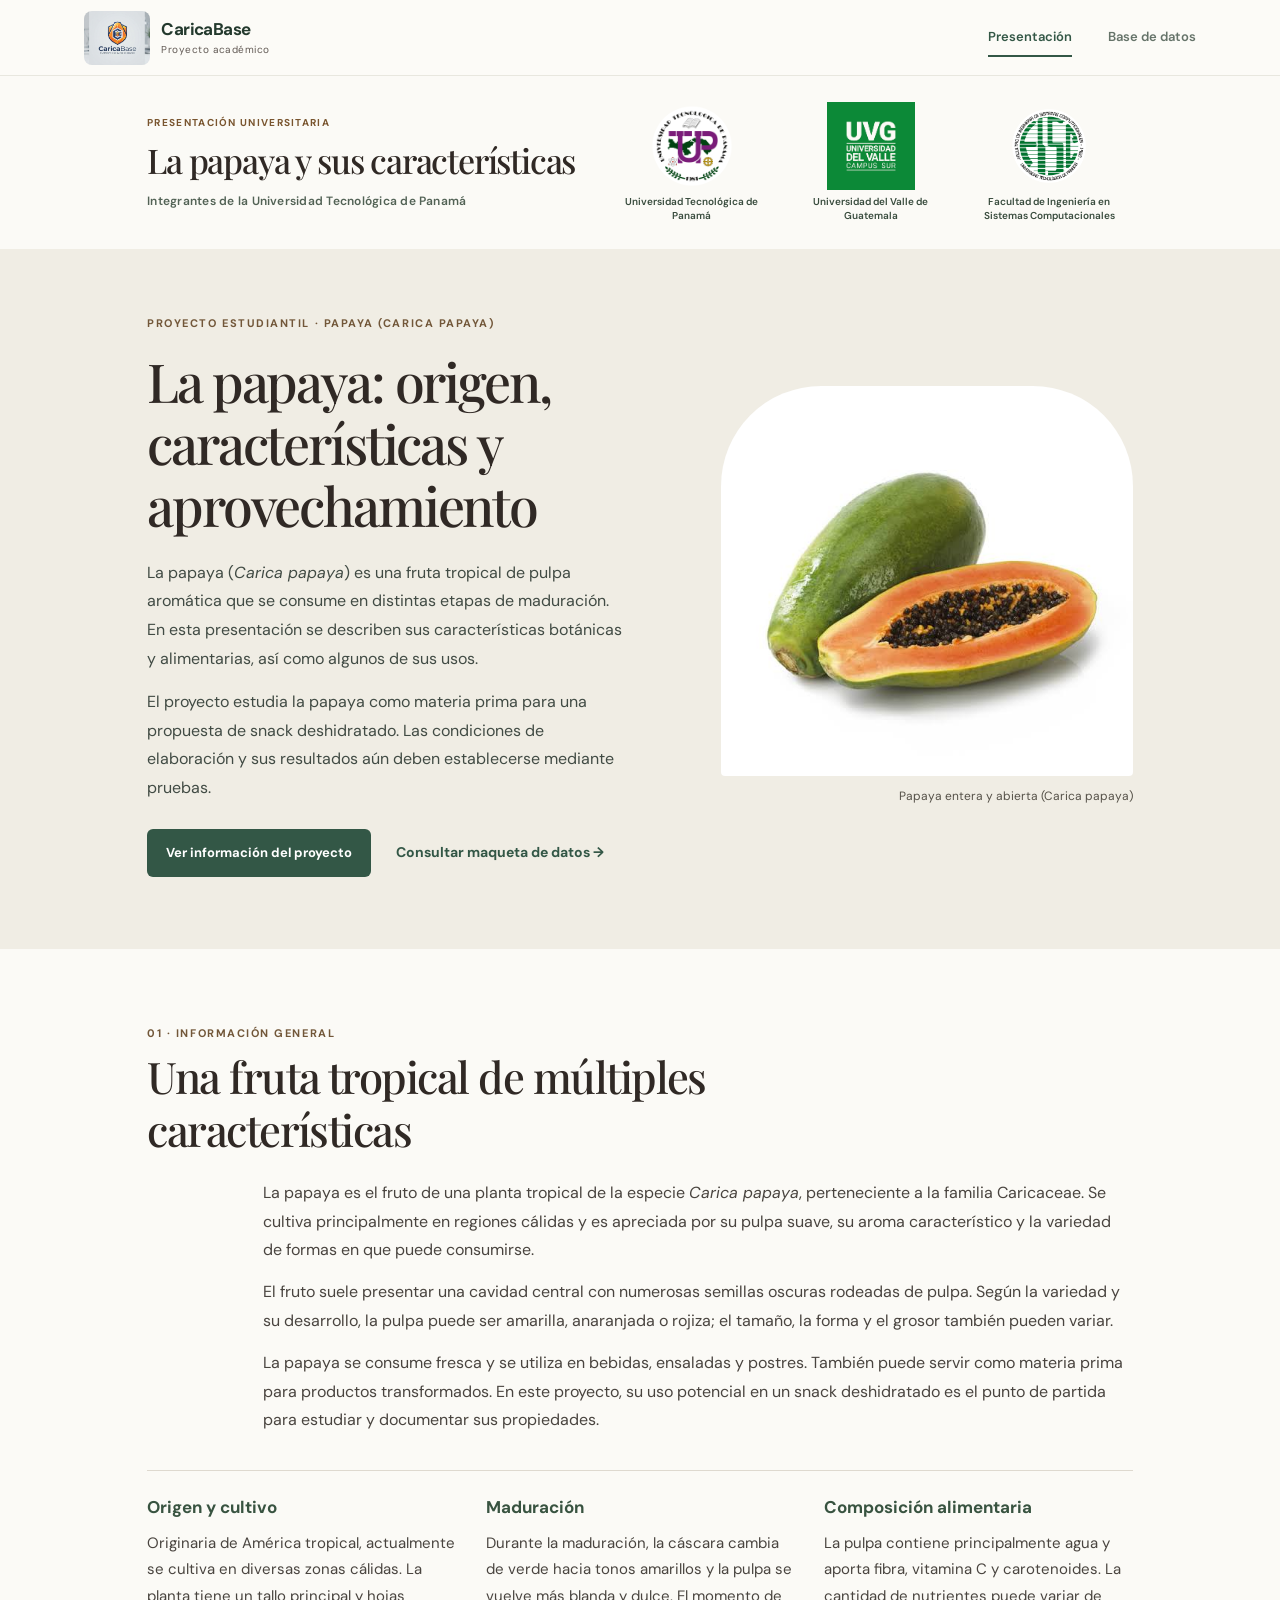
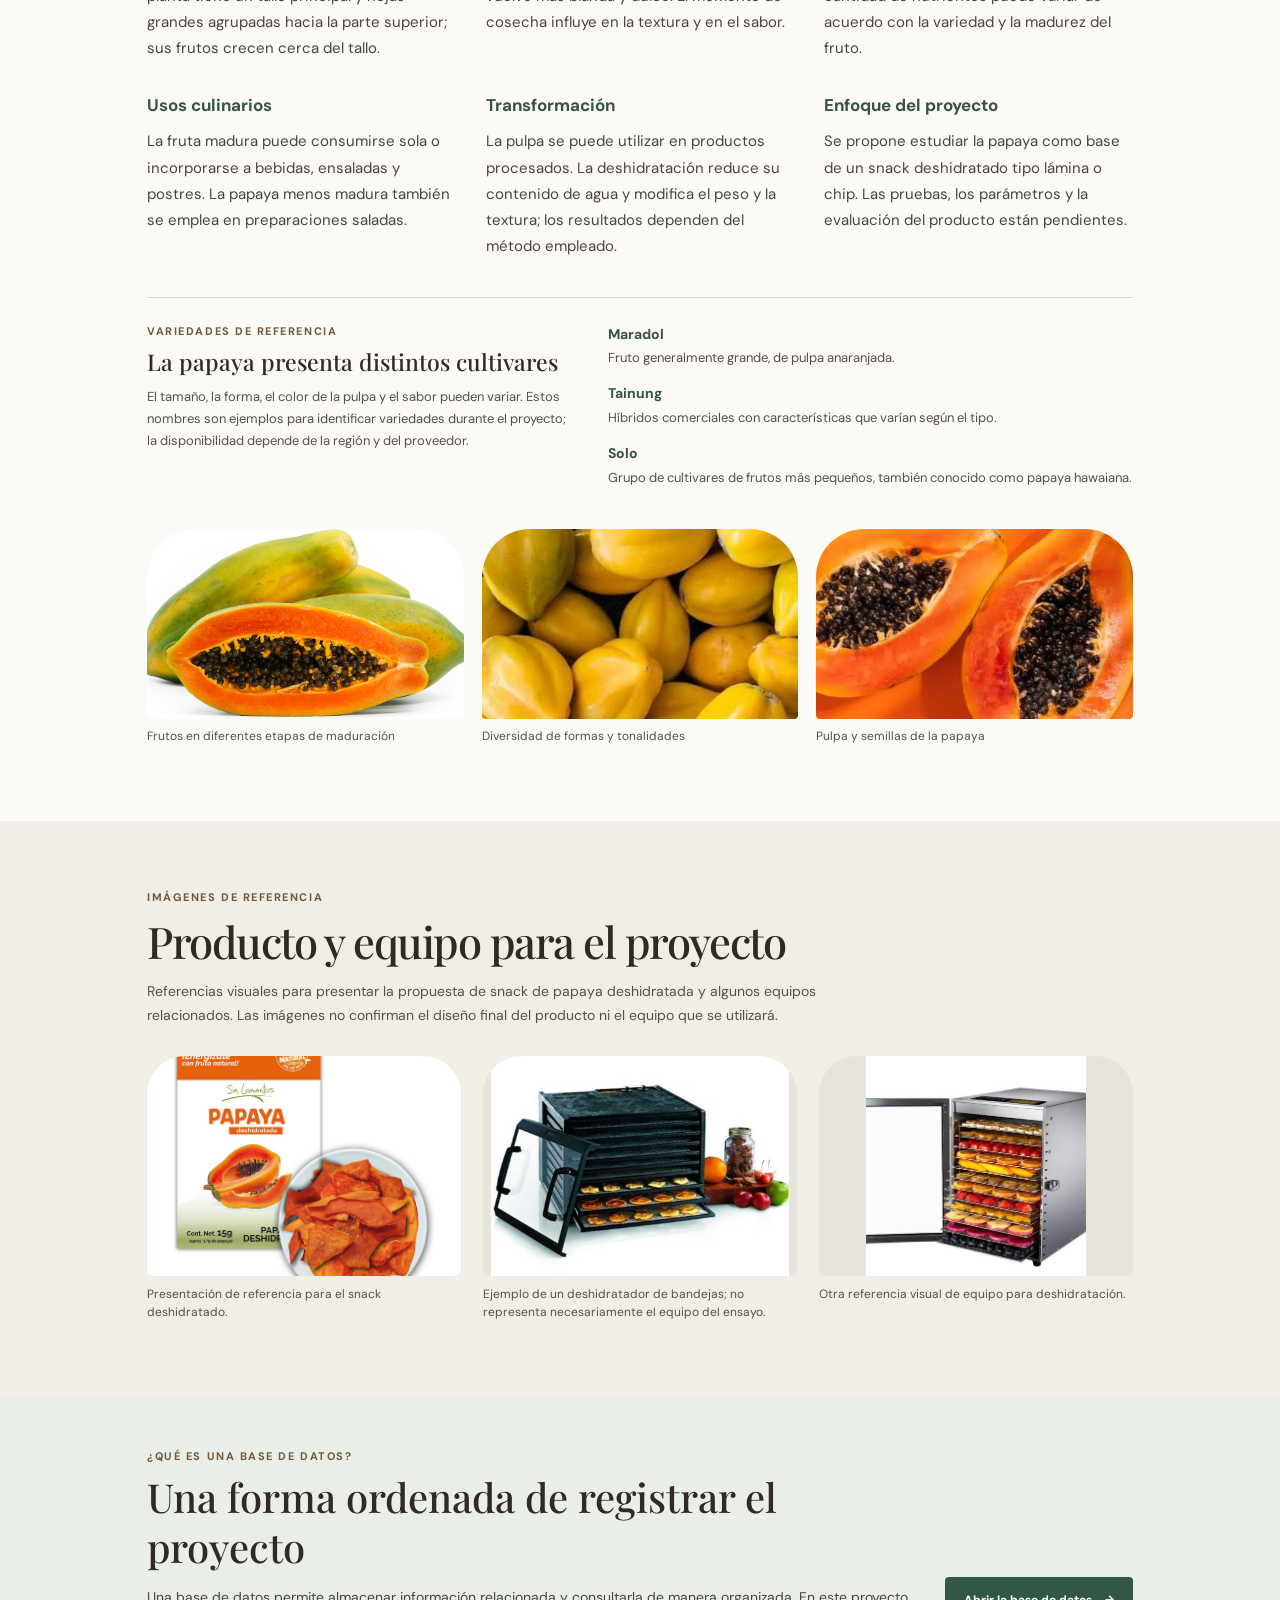
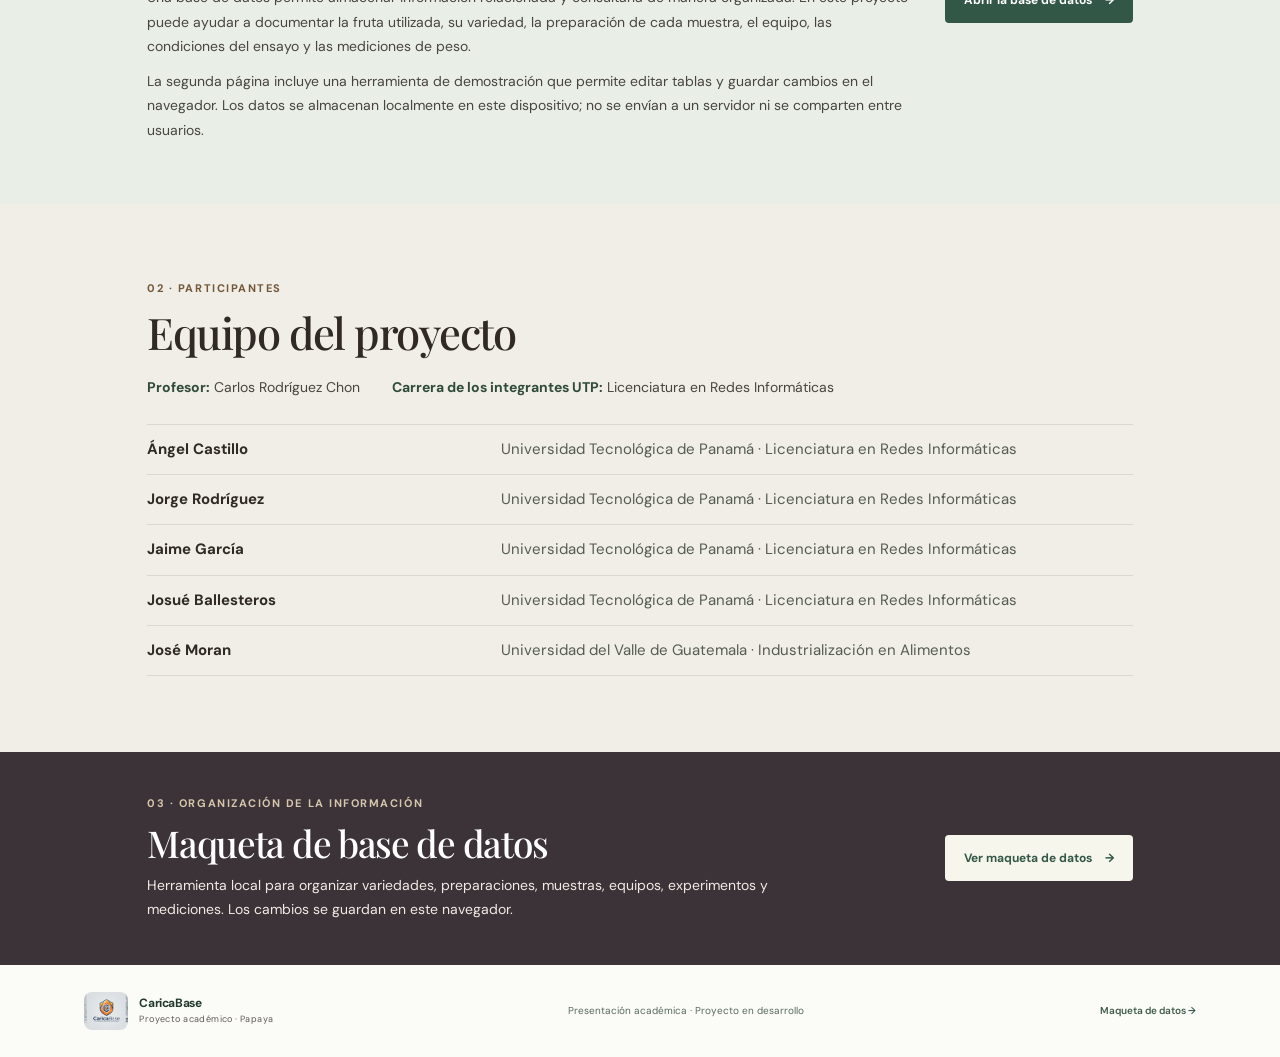
<file: index.html>
<!doctype html>
<html lang="es">
<head>
  <meta charset="utf-8">
  <meta name="viewport" content="width=device-width, initial-scale=1">
  <meta name="theme-color" content="#214b36">
  <meta name="description" content="Introducción a la papaya, sus variedades y el uso de una base de datos para organizar ensayos de deshidratación.">
  <title>Papaya y base de datos del proyecto | CaricaBase</title>
  <link rel="stylesheet" href="styles.css?v=4">
  <script src="app.js" defer></script>
</head>
<body class="presentation-page">
  <a class="skip-link" href="#contenido">Saltar al contenido</a>
  <header class="site-header">
    <a class="brand" href="index.html" aria-label="CaricaBase, inicio">
      <img class="brand-logo" src="Gemini_Generated_Image_nxl37tnxl37tnxl3.jpg" alt="">
      <span class="brand-copy"><strong>CaricaBase</strong><small>Proyecto académico</small></span>
    </a>
    <button class="menu-toggle" type="button" aria-expanded="false" aria-controls="primary-nav">Menú</button>
    <nav class="primary-nav" id="primary-nav" aria-label="Navegación principal">
      <a class="active" href="index.html" aria-current="page">Presentación</a>
      <a href="database.html">Base de datos</a>
    </nav>
  </header>

  <main id="contenido">
    <section class="institution-strip" aria-label="Instituciones participantes">
      <div class="institution-intro">
        <p class="institution-kicker">PRESENTACIÓN UNIVERSITARIA</p>
        <h2>La papaya y sus características</h2>
        <p class="institution-caption">Integrantes de la Universidad Tecnológica de Panamá</p>
      </div>
      <div class="institution-logos">
        <figure class="institution-entry">
          <div class="institution-logo logo-utp"><img src="6_logo_utp_-_rgb_oficial.png" alt="Logo de la Universidad Tecnológica de Panamá"></div>
          <figcaption>Universidad Tecnológica de Panamá</figcaption>
        </figure>
        <figure class="institution-entry">
          <div class="institution-logo logo-uvg"><img src="images.png" alt="Logo de la Universidad del Valle de Guatemala, Campus Sur"></div>
          <figcaption>Universidad del Valle de Guatemala</figcaption>
        </figure>
        <figure class="institution-entry">
          <div class="institution-logo logo-fisc"><img src="91_logo_5_fisc_oficial_-_rgb.png" alt="Logo de la Facultad de Ingeniería de Sistemas Computacionales de la UTP"></div>
          <figcaption>Facultad de Ingeniería en Sistemas Computacionales</figcaption>
        </figure>
      </div>
    </section>

    <section class="academic-hero" aria-labelledby="project-title">
      <div class="academic-hero-copy">
        <p class="eyebrow">Proyecto estudiantil · Papaya (Carica papaya)</p>
        <h1 id="project-title">La papaya: origen, características y aprovechamiento</h1>
        <p>La papaya (<i>Carica papaya</i>) es una fruta tropical de pulpa aromática que se consume en distintas etapas de maduración. En esta presentación se describen sus características botánicas y alimentarias, así como algunos de sus usos.</p>
        <p>El proyecto estudia la papaya como materia prima para una propuesta de snack deshidratado. Las condiciones de elaboración y sus resultados aún deben establecerse mediante pruebas.</p>
        <div class="academic-actions">
          <a class="button button-primary" href="#proyecto">Ver información del proyecto</a>
          <a class="text-link" href="database.html">Consultar maqueta de datos <span aria-hidden="true">→</span></a>
        </div>
      </div>
      <figure class="academic-hero-image">
        <img src="images (6).jpg" alt="Papaya verde entera junto a una mitad abierta que muestra su pulpa y semillas">
        <figcaption>Papaya entera y abierta (Carica papaya)</figcaption>
      </figure>
    </section>

    <section class="academic-section" id="proyecto" aria-labelledby="about-title">
      <div class="academic-section-heading">
        <p class="eyebrow">01 · Información general</p>
        <h2 id="about-title">Una fruta tropical de múltiples características</h2>
      </div>
      <div class="academic-description">
        <p>La papaya es el fruto de una planta tropical de la especie <i>Carica papaya</i>, perteneciente a la familia Caricaceae. Se cultiva principalmente en regiones cálidas y es apreciada por su pulpa suave, su aroma característico y la variedad de formas en que puede consumirse.</p>
        <p>El fruto suele presentar una cavidad central con numerosas semillas oscuras rodeadas de pulpa. Según la variedad y su desarrollo, la pulpa puede ser amarilla, anaranjada o rojiza; el tamaño, la forma y el grosor también pueden variar.</p>
        <p>La papaya se consume fresca y se utiliza en bebidas, ensaladas y postres. También puede servir como materia prima para productos transformados. En este proyecto, su uso potencial en un snack deshidratado es el punto de partida para estudiar y documentar sus propiedades.</p>
      </div>
      <div class="academic-details">
        <article>
          <h3>Origen y cultivo</h3>
          <p>Originaria de América tropical, actualmente se cultiva en diversas zonas cálidas. La planta tiene un tallo principal y hojas grandes agrupadas hacia la parte superior; sus frutos crecen cerca del tallo.</p>
        </article>
        <article>
          <h3>Maduración</h3>
          <p>Durante la maduración, la cáscara cambia de verde hacia tonos amarillos y la pulpa se vuelve más blanda y dulce. El momento de cosecha influye en la textura y en el sabor.</p>
        </article>
        <article>
          <h3>Composición alimentaria</h3>
          <p>La pulpa contiene principalmente agua y aporta fibra, vitamina C y carotenoides. La cantidad de nutrientes puede variar de acuerdo con la variedad y la madurez del fruto.</p>
        </article>
        <article>
          <h3>Usos culinarios</h3>
          <p>La fruta madura puede consumirse sola o incorporarse a bebidas, ensaladas y postres. La papaya menos madura también se emplea en preparaciones saladas.</p>
        </article>
        <article>
          <h3>Transformación</h3>
          <p>La pulpa se puede utilizar en productos procesados. La deshidratación reduce su contenido de agua y modifica el peso y la textura; los resultados dependen del método empleado.</p>
        </article>
        <article>
          <h3>Enfoque del proyecto</h3>
          <p>Se propone estudiar la papaya como base de un snack deshidratado tipo lámina o chip. Las pruebas, los parámetros y la evaluación del producto están pendientes.</p>
        </article>
      </div>
      <div class="papaya-varieties">
        <div>
          <p class="eyebrow">Variedades de referencia</p>
          <h3>La papaya presenta distintos cultivares</h3>
          <p>El tamaño, la forma, el color de la pulpa y el sabor pueden variar. Estos nombres son ejemplos para identificar variedades durante el proyecto; la disponibilidad depende de la región y del proveedor.</p>
        </div>
        <ul>
          <li><strong>Maradol</strong><span>Fruto generalmente grande, de pulpa anaranjada.</span></li>
          <li><strong>Tainung</strong><span>Híbridos comerciales con características que varían según el tipo.</span></li>
          <li><strong>Solo</strong><span>Grupo de cultivares de frutos más pequeños, también conocido como papaya hawaiana.</span></li>
        </ul>
        <div class="papaya-variety-gallery" aria-label="Fotografías de papayas y sus diferencias">
          <figure><img src="14013.png" alt="Papayas enteras y cortadas que muestran diferencias de tamaño y maduración"><figcaption>Frutos en diferentes etapas de maduración</figcaption></figure>
          <figure><img src="images (1).jpg" alt="Varias papayas de tonos verdes y amarillos"><figcaption>Diversidad de formas y tonalidades</figcaption></figure>
          <figure><img src="images (2).jpg" alt="Papaya abierta con pulpa anaranjada y semillas oscuras"><figcaption>Pulpa y semillas de la papaya</figcaption></figure>
        </div>
      </div>
    </section>

    <section class="project-visuals" aria-labelledby="visuals-title">
      <div class="academic-section-heading">
        <p class="eyebrow">Imágenes de referencia</p>
        <h2 id="visuals-title">Producto y equipo para el proyecto</h2>
        <p>Referencias visuales para presentar la propuesta de snack de papaya deshidratada y algunos equipos relacionados. Las imágenes no confirman el diseño final del producto ni el equipo que se utilizará.</p>
      </div>
      <div class="project-visual-gallery">
        <figure>
          <img src="813LRqdweJS.jpg" alt="Empaque de referencia para snack de papaya deshidratada junto a piezas del producto">
          <figcaption>Presentación de referencia para el snack deshidratado.</figcaption>
        </figure>
        <figure>
          <img src="WhatsApp Image 2026-11-16 at 4.21.24 PM.jpeg" alt="Deshidratador de alimentos con bandejas extendidas">
          <figcaption>Ejemplo de un deshidratador de bandejas; no representa necesariamente el equipo del ensayo.</figcaption>
        </figure>
        <figure>
          <img src="images (8).jpg" alt="Deshidratador vertical de alimentos con bandejas">
          <figcaption>Otra referencia visual de equipo para deshidratación.</figcaption>
        </figure>
      </div>
    </section>

    <section class="database-intro" aria-labelledby="database-intro-title">
      <div class="database-intro-copy">
        <p class="eyebrow">¿Qué es una base de datos?</p>
        <h2 id="database-intro-title">Una forma ordenada de registrar el proyecto</h2>
        <p>Una base de datos permite almacenar información relacionada y consultarla de manera organizada. En este proyecto puede ayudar a documentar la fruta utilizada, su variedad, la preparación de cada muestra, el equipo, las condiciones del ensayo y las mediciones de peso.</p>
        <p>La segunda página incluye una herramienta de demostración que permite editar tablas y guardar cambios en el navegador. Los datos se almacenan localmente en este dispositivo; no se envían a un servidor ni se comparten entre usuarios.</p>
      </div>
      <a class="button button-primary" href="database.html">Abrir la base de datos <span aria-hidden="true">→</span></a>
    </section>

    <section class="academic-team" aria-labelledby="team-title">
      <div class="academic-section-heading">
        <p class="eyebrow">02 · Participantes</p>
        <h2 id="team-title">Equipo del proyecto</h2>
      </div>
      <div class="academic-team-meta">
        <p><strong>Profesor:</strong> Carlos Rodríguez Chon</p>
        <p><strong>Carrera de los integrantes UTP:</strong> Licenciatura en Redes Informáticas</p>
      </div>
      <ul class="academic-team-list">
        <li><span>Ángel Castillo</span><span>Universidad Tecnológica de Panamá · Licenciatura en Redes Informáticas</span></li>
        <li><span>Jorge Rodríguez</span><span>Universidad Tecnológica de Panamá · Licenciatura en Redes Informáticas</span></li>
        <li><span>Jaime García</span><span>Universidad Tecnológica de Panamá · Licenciatura en Redes Informáticas</span></li>
        <li><span>Josué Ballesteros</span><span>Universidad Tecnológica de Panamá · Licenciatura en Redes Informáticas</span></li>
        <li><span>José Moran</span><span>Universidad del Valle de Guatemala · Industrialización en Alimentos</span></li>
      </ul>
    </section>

    <section class="academic-database-link" aria-labelledby="database-link-title">
      <div>
        <p class="eyebrow">03 · Organización de la información</p>
        <h2 id="database-link-title">Maqueta de base de datos</h2>
        <p>Herramienta local para organizar variedades, preparaciones, muestras, equipos, experimentos y mediciones. Los cambios se guardan en este navegador.</p>
      </div>
      <a class="button button-light" href="database.html">Ver maqueta de datos <span aria-hidden="true">→</span></a>
    </section>
  </main>

  <footer class="site-footer">
    <a class="brand brand-footer" href="index.html"><img class="brand-logo" src="Gemini_Generated_Image_nxl37tnxl37tnxl3.jpg" alt=""><span class="brand-copy"><strong>CaricaBase</strong><small>Proyecto académico · Papaya</small></span></a>
    <p>Presentación académica · Proyecto en desarrollo</p>
    <a href="database.html">Maqueta de datos <span aria-hidden="true">→</span></a>
  </footer>
</body>
</html>
</file>
<file: styles.css>
@import url('https://fonts.googleapis.com/css2?family=DM+Sans:wght@400;500;600;700&family=Playfair+Display:ital,wght@0,500;0,600;0,700;1,500;1,600&display=swap');

:root {
  color-scheme: light;
  --ink: #2f2927;
  --muted: #615954;
  --green: #335746;
  --green-dark: #244333;
  --green-soft: #e7ece5;
  --paper: #f8f6f0;
  --white: #fff;
  --orange: #d9773e;
  --line: #e3ddd2;
  --serif: "Playfair Display", Georgia, serif;
  --sans: "DM Sans", "Segoe UI", sans-serif;
}

* { box-sizing: border-box; }
[hidden] { display: none !important; }
html { scroll-behavior: smooth; }
body { margin: 0; background: var(--paper); color: var(--ink); font-family: var(--sans); font-size: 16px; line-height: 1.7; }
a { color: inherit; }
button, input, select { font: inherit; }
button, a { -webkit-tap-highlight-color: transparent; }
button:focus-visible, a:focus-visible, input:focus-visible, select:focus-visible { outline: 3px solid #e49a43; outline-offset: 3px; }
.skip-link { position: absolute; z-index: 20; top: 8px; left: 8px; padding: 10px 14px; transform: translateY(-160%); border-radius: 6px; background: var(--white); color: var(--green); }
.skip-link:focus { transform: translateY(0); }
.site-header { height: 76px; padding: 0 max(6.6vw, 24px); display: flex; align-items: center; justify-content: space-between; background: #fcfbf7; }
.brand { display: inline-flex; align-items: center; gap: 11px; text-decoration: none; }
.brand-logo { width: 66px; height: 54px; display: block; flex: 0 0 auto; border-radius: 8px; object-fit: cover; object-position: center; }
.brand-copy { display: grid; line-height: 1.2; }
.brand-copy strong { font-size: 17px; font-weight: 700; letter-spacing: -.035em; }
.brand-copy small { margin-top: 4px; color: var(--muted); font-size: 10px; letter-spacing: .045em; }
.primary-nav { display: flex; align-items: center; gap: 36px; }
.primary-nav a, .site-footer > a:last-child { padding: 8px 0; color: #657369; font-size: 13px; font-weight: 600; text-decoration: none; transition: color .18s ease; }
.primary-nav a:hover, .primary-nav a.active, .site-footer > a:last-child:hover { color: var(--green); }
.primary-nav a.active { box-shadow: inset 0 -2px var(--green); }
.menu-toggle { display: none; }
.hero { position: relative; min-height: 590px; display: grid; grid-template-columns: 1.05fr .95fr; align-items: center; padding: 68px max(11.5vw, 32px) 72px; overflow: hidden; background: #eee9df; }
.hero::before { content: none; }
.hero-copy { position: relative; z-index: 2; max-width: 540px; }
.eyebrow { margin: 0 0 16px; color: #725739; font-size: 11px; font-weight: 700; letter-spacing: .14em; line-height: 1.5; text-transform: uppercase; }
.eyebrow-dot { display: inline-block; width: 7px; height: 7px; margin-right: 7px; border-radius: 50%; background: var(--orange); vertical-align: 1px; }
h1, h2, h3, p { margin-top: 0; }
.hero h1, .database-heading h1 { margin: 0; font-family: var(--serif); font-size: clamp(50px, 5.7vw, 78px); font-weight: 500; letter-spacing: -.055em; line-height: .99; }
.hero h1 em { color: #a64f32; font-weight: 500; }
h1 em, h2 em { color: #56725e; font-weight: 500; }
.hero-lede { max-width: 500px; margin: 23px 0 25px; color: #49423d; font-size: 16px; line-height: 1.8; }
.hero-actions { display: flex; align-items: center; flex-wrap: wrap; gap: 25px; }
.button { min-height: 46px; display: inline-flex; align-items: center; justify-content: center; gap: 13px; padding: 0 19px; border: 0; border-radius: 4px; cursor: pointer; font-size: 12px; font-weight: 700; text-decoration: none; transition: background .2s, color .2s, transform .2s; }
.button:hover { transform: translateY(-1px); }
.button-primary { background: var(--green); color: var(--white); }
.button-primary:hover { background: var(--green-dark); }
.text-link { color: var(--green); font-size: 12px; font-weight: 700; text-decoration: none; }
.hero-note { display: flex; align-items: center; gap: 10px; margin-top: 38px; color: #5d554e; font-size: 12px; letter-spacing: .015em; }
.note-icon { color: #d8963f; font-size: 20px; }
.hero-art { position: relative; width: min(100%, 450px); height: 430px; justify-self: end; isolation: isolate; }
.hero-photo { position: absolute; top: 4px; right: 0; width: 84%; height: 365px; margin: 0; overflow: hidden; border-radius: 48% 48% 6px 48%; background: #e6dfd1; box-shadow: 0 18px 40px rgba(58,45,33,.14); }
.hero-photo > img { width: 100%; height: 100%; display: block; object-fit: cover; object-position: center; }
.hero-photo figcaption { position: absolute; right: 0; bottom: 0; left: 0; display: flex; justify-content: space-between; gap: 8px; padding: 11px 13px; background: rgba(43,39,33,.78); color: #fffaf0; font-size: 8px; font-weight: 600; letter-spacing: .09em; }
.hero-photo-detail { position: absolute; z-index: 2; bottom: 4px; left: 0; width: 45%; height: 172px; margin: 0; overflow: hidden; border-radius: 50% 6px 50% 50%; background: #f2e7d3; box-shadow: 0 12px 25px rgba(58,45,33,.2); }
.hero-photo-detail img { width: 100%; height: 100%; display: block; object-fit: cover; object-position: center; }
.hero-photo-detail figcaption { position: absolute; right: 0; bottom: 0; left: 0; padding: 8px 9px; background: rgba(43,39,33,.78); color: #fffaf0; font-size: 7px; font-weight: 700; letter-spacing: .08em; }
.art-sun { position: absolute; top: 26px; right: 16px; width: 295px; height: 295px; border: 1px solid rgba(33,75,54,.12); border-radius: 50%; box-shadow: 0 0 0 28px rgba(255,255,255,.15), 0 0 0 58px rgba(255,255,255,.13); }
.art-index { position: absolute; top: 3px; left: 18px; z-index: 4; color: #63584f; font-size: 9px; font-weight: 700; letter-spacing: .14em; }
.art-index span { padding: 0 5px; color: #b26b40; }
.art-side-note { position: absolute; right: -11px; top: 156px; z-index: 4; color: #526457; font-family: var(--serif); font-size: 10px; font-style: italic; line-height: 1.5; letter-spacing: .04em; writing-mode: vertical-rl; }
.papaya { position: absolute; z-index: 2; overflow: hidden; border: 1px solid rgba(126,67,13,.16); border-radius: 54% 46% 52% 48% / 49% 44% 56% 51%; background: linear-gradient(138deg, #f8c56d 4%, #ef983e 55%, #da7435 100%); box-shadow: inset 17px 4px 27px rgba(255,235,174,.34), 12px 19px 25px rgba(79,75,40,.12); }
.papaya::before, .papaya::after { position: absolute; width: 64px; height: 11px; border-radius: 100% 0; background: rgba(57,107,58,.65); content: ""; transform: rotate(-35deg); }
.papaya::before { top: 14px; left: 16px; }
.papaya::after { right: 23px; bottom: 10px; width: 44px; height: 8px; transform: rotate(142deg); }
.papaya span { position: absolute; top: 50%; left: 50%; width: 68%; height: 29%; border: 7px solid #f9e3a8; border-radius: 50%; background: #edac47; box-shadow: inset 0 0 0 2px rgba(211,115,41,.25); transform: translate(-50%,-50%) rotate(-24deg); }
.papaya span::before { position: absolute; top: 50%; left: 50%; width: 36px; height: 16px; border-radius: 50%; background: radial-gradient(ellipse, #5f3b2b 0 25%, transparent 28%) 0 0/9px 8px; content: ""; transform: translate(-50%,-50%); }
.papaya-back { top: 98px; right: 1px; width: 275px; height: 126px; transform: rotate(-30deg); }
.papaya-front { top: 183px; right: 110px; width: 282px; height: 130px; transform: rotate(27deg); }
.papaya-front span { transform: translate(-50%,-50%) rotate(9deg); }
.art-leaf { position: absolute; z-index: 1; width: 195px; height: 75px; border-radius: 100% 0 100% 0; background: linear-gradient(140deg, #587e53, #2d593e); }
.leaf-one { top: 66px; left: 3px; transform: rotate(-28deg); }
.leaf-two { right: 4px; bottom: 30px; width: 220px; transform: rotate(152deg); }
.art-caption { position: absolute; right: 18px; bottom: 8px; display: flex; gap: 9px; color: #617767; font-size: 8px; font-weight: 700; letter-spacing: .17em; }
.art-spark { position: absolute; z-index: 3; color: #d6994c; font-size: 23px; }
.spark-one { top: 52px; right: 37px; }.spark-two { bottom: 64px; left: 2px; font-size: 16px; }
.hero-fruit-image { position: absolute; z-index: 4; bottom: 4px; left: 3px; width: 155px; height: auto; filter: drop-shadow(0 10px 12px rgba(47,64,43,.15)); transform: rotate(-12deg); }
.institution-strip { display: grid; grid-template-columns: minmax(240px, .92fr) minmax(430px, 1.08fr); align-items: center; gap: 38px; min-height: 169px; padding: 22px max(11.5vw, 32px); background: #fbfaf6; }
.institution-intro { position: relative; }
.institution-kicker { margin: 0 0 8px; color: #79552f; font-size: 10px; font-weight: 700; letter-spacing: .13em; }
.institution-kicker span { padding: 0 4px; color: #b68049; }
.institution-intro h2 { margin: 0; color: #302925; font-family: var(--serif); font-size: clamp(24px, 2.5vw, 32px); font-weight: 500; letter-spacing: -.035em; line-height: 1.12; }
.institution-intro h2 em { color: #7a6347; font-weight: 500; }
.institution-caption { margin: 10px 0 0; color: #526255; font-size: 12px; font-weight: 600; letter-spacing: .02em; }
.institution-logos { display: grid; grid-template-columns: repeat(3, minmax(0, 1fr)); align-items: start; gap: 12px; padding: 4px 0; }
.institution-entry { min-width: 0; display: flex; flex-direction: column; align-items: center; gap: 5px; margin: 0; text-align: center; }
.institution-logo { width: 88px; height: 88px; display: grid; place-items: center; overflow: hidden; }
.institution-logo img { display: block; max-width: 100%; max-height: 100%; object-fit: contain; }
.logo-utp img { width: 84px; height: 84px; }
.logo-uvg img { width: 88px; height: 88px; mix-blend-mode: multiply; }
.logo-fisc img { width: 84px; height: 84px; }
.institution-entry figcaption { max-width: 140px; color: #384b3d; font-size: 10px; font-weight: 600; line-height: 1.4; }
.institution-divider { display: none; }
.papaya-profile { display: grid; grid-template-columns: minmax(290px, .9fr) minmax(0, 1.1fr); align-items: center; gap: clamp(35px, 7vw, 96px); padding: 74px max(11.5vw, 32px); background: #fbfaf6; }
.profile-illustration { position: relative; min-height: 300px; display: grid; place-items: center; overflow: hidden; border-radius: 47% 47% 8px 47%; background: #e87822; }
.profile-illustration::before { position: absolute; z-index: 1; inset: 0; background: linear-gradient(0deg, rgba(42,27,17,.48), transparent 48%); content: ""; pointer-events: none; }
.profile-illustration img { position: absolute; inset: 0; width: 100%; height: 100%; object-fit: cover; object-position: center; }
.profile-image-note { position: absolute; right: 22px; bottom: 13px; left: 22px; display: flex; justify-content: space-between; gap: 10px; margin: 0; color: #765a3c; font-size: 8px; font-weight: 700; letter-spacing: .12em; }
.profile-copy .eyebrow { margin-bottom: 10px; }
.profile-copy h2 { margin: 0 0 17px; color: #302925; font-family: var(--serif); font-size: clamp(34px, 3.8vw, 47px); font-weight: 500; letter-spacing: -.045em; line-height: 1.08; }
.profile-copy h2 em { color: #a64f32; }
.profile-copy > p:not(.eyebrow) { margin: 0; color: #49443f; font-size: 13px; line-height: 1.8; }
.fruit-parts { display: grid; gap: 7px; margin-top: 21px; }
.fruit-parts > div { display: grid; grid-template-columns: 31px 1fr; align-items: baseline; gap: 9px; padding: 12px 15px; border-radius: 28px 5px 28px 5px; background: #f0ede5; }
.fruit-parts > div:nth-child(2) { background: #f8f0e2; }
.fruit-parts > div:nth-child(3) { background: #eaf0e7; }
.fruit-parts > div > span { color: #a75e38; font-family: var(--serif); font-size: 12px; }
.fruit-parts p { margin: 0; color: #544c44; font-size: 11px; line-height: 1.6; }
.fruit-parts strong { color: #302925; }
.section { padding: 101px max(11.5vw, 32px) 95px; }
.section-heading { max-width: 530px; }
.section-heading h2, .team-heading h2, .closing-banner h2 { margin: 0; font-family: var(--serif); font-size: clamp(38px, 4.1vw, 54px); font-weight: 500; letter-spacing: -.045em; line-height: 1.1; }
.section-heading h2 em, .team-heading h2 em { color: #a64f32; }
.project-intro { max-width: 690px; margin: 30px 0 35px auto; color: #49443f; font-size: 16px; line-height: 1.8; }
.project-intro p { margin-bottom: 10px; }
.muted { color: #5e6d62; font-size: 14px; }
.fruit-gallery { display: grid; grid-template-columns: 1.08fr .92fr 1.08fr; align-items: start; gap: 23px; margin: 0 0 48px; }
.fruit-card { min-width: 0; min-height: 0; display: flex; flex-direction: column; align-items: center; justify-content: space-between; margin: 0; padding: 0 0 13px; overflow: hidden; border-radius: 48% 48% 5px 5px; background: #f0f3eb; }
.fruit-card:nth-child(2) { margin-top: 37px; border-radius: 5px 48% 48% 48%; background: #faf2e5; }
.fruit-card:nth-child(3) { margin-top: 8px; border-radius: 48% 5px 48% 48%; background: #edf2e8; }
.fruit-card img { width: 100%; height: 215px; display: block; object-fit: cover; }
.fruit-card:nth-child(2) img { height: 190px; }
.fruit-card:nth-child(3) img { height: 205px; }
.fruit-card figcaption { width: 100%; display: flex; align-items: center; gap: 9px; padding: 13px 15px 0; color: #405546; font-size: 13px; font-weight: 700; }
.fruit-card figcaption span { color: #98612c; font-size: 9px; letter-spacing: .08em; }
.fruit-card-cut { background: #faf2e5; }
.fruit-card-sauce { background: #edf2e8; }
.papaya-journey { margin: 4px 0 52px; padding: 30px 0; background: transparent; }
.journey-heading { display: flex; align-items: end; justify-content: space-between; gap: 25px; margin-bottom: 19px; }
.journey-heading .eyebrow { margin-bottom: 7px; }
.journey-heading h3 { margin: 0; color: #302925; font-family: var(--serif); font-size: clamp(26px, 3vw, 35px); font-weight: 500; letter-spacing: -.035em; }
.journey-heading > p { max-width: 430px; margin: 0; color: #465448; font-size: 13px; line-height: 1.7; }
.journey-cards { display: grid; grid-template-columns: repeat(3, minmax(0, 1fr)); align-items: start; gap: 22px; }
.journey-card { min-width: 0; overflow: hidden; border-radius: 48% 48% 5px 5px; background: #f1eee5; }
.journey-card:nth-child(2) { margin-top: 43px; border-radius: 5px 48% 48% 48%; background: #f8f0e2; }
.journey-card:nth-child(3) { margin-top: 12px; border-radius: 48% 5px 48% 48%; background: #eaf0e7; }
.journey-card img { width: 100%; height: 235px; display: block; object-fit: cover; }
.journey-card:nth-child(2) img { height: 205px; }
.journey-card:nth-child(3) img { height: 220px; }
.journey-card-grow img { object-position: center 45%; }
.journey-card-ripen img { object-position: center 40%; }
.journey-card-enjoy img { object-position: center 52%; }
.journey-copy { min-height: 150px; padding: 17px 18px 20px; }
.journey-copy > span { color: #85572e; font-size: 9px; font-weight: 700; letter-spacing: .12em; }
.journey-copy h4 { margin: 7px 0 6px; color: #302925; font-family: var(--serif); font-size: 18px; font-weight: 600; line-height: 1.2; }
.journey-copy p { margin: 0; color: #4d554c; font-size: 12px; line-height: 1.6; }
.papaya-facts { display: grid; grid-template-columns: repeat(4, minmax(0, 1fr)); align-items: start; gap: 13px; margin: 0 0 58px; }
.papaya-fact { min-height: 205px; padding: 25px 20px; border-radius: 45% 45% 5px 5px; background: #f1eee5; }
.papaya-fact:nth-child(even) { margin-top: 25px; border-radius: 5px 45% 45% 45%; background: #f8f0e2; }
.fact-index { display: block; margin-bottom: 15px; color: #73512c; font-size: 9px; font-weight: 700; letter-spacing: .12em; }
.papaya-fact h3 { margin: 0 0 9px; color: #302925; font-family: var(--serif); font-size: 18px; font-weight: 600; line-height: 1.25; }
.papaya-fact p { margin: 0; color: #49443f; font-size: 13px; line-height: 1.7; }
.process-intro { display: flex; align-items: end; justify-content: space-between; gap: 35px; margin: 0 0 22px; }
.process-intro .eyebrow { margin-bottom: 8px; }
.process-intro h3 { margin: 0; color: #302925; font-family: var(--serif); font-size: 28px; font-weight: 500; line-height: 1.14; }
.process-intro > p { max-width: 470px; margin: 0; color: #514a44; font-size: 14px; line-height: 1.75; }
.feature-grid { display: grid; grid-template-columns: repeat(3, 1fr); align-items: start; gap: 19px; }
.feature-card { position: relative; min-height: 205px; padding: 29px 25px; border-radius: 45% 45% 5px 5px; background: #f1eee5; }
.feature-card:nth-child(2) { margin-top: 30px; border-radius: 5px 45% 45% 45%; }
.feature-card:nth-child(3) { margin-top: 9px; border-radius: 45% 5px 45% 45%; background: #eaf0e7; }
.feature-card-accent { background: #f0e9db; }
.feature-number { position: absolute; top: 22px; right: 20px; color: #765d43; font-size: 8px; font-weight: 700; letter-spacing: .1em; }
.feature-icon { display: block; height: 34px; margin-bottom: 10px; color: #b98544; font-size: 25px; }
.feature-card h3, .team-card h3 { margin: 0 0 8px; font-size: 15px; }
.feature-card p { margin: 0; color: #49443f; font-size: 14px; line-height: 1.75; }
.team-section { padding: 87px max(11.5vw, 32px) 91px; background: #eeece4; }
.team-heading { display: flex; align-items: end; justify-content: space-between; gap: 24px; margin-bottom: 32px; }
.team-heading h2 { font-size: clamp(35px, 3.7vw, 46px); }
.team-hint { max-width: 310px; margin: 0 0 4px; color: #57685b; font-size: 13px; }
.team-grid { display: grid; grid-template-columns: repeat(6, minmax(0, 1fr)); gap: 14px; }
.team-card { min-height: 124px; display: flex; align-items: flex-start; gap: 14px; padding: 22px 18px; border-radius: 48px 8px 48px 8px; background: #f8f6f0; }
.team-card:nth-child(even) { border-radius: 8px 48px 8px 48px; background: #f3eddf; }
.team-card:nth-child(-n+3) { grid-column: span 2; }
.team-card:nth-child(n+4) { grid-column: span 3; }
.team-avatar { flex: 0 0 40px; width: 40px; height: 40px; display: grid; place-items: center; border-radius: 50%; background: #dfe9dd; color: var(--green); font-family: var(--serif); font-size: 15px; }
.avatar-amber { background: #f5e8d4; color: #96652d; }.avatar-rose { background: #f2e3d9; color: #a45b42; }
.team-card h3 { margin-bottom: 5px; font-size: 15px; }
.team-card p, .team-card a { display: block; margin: 0 0 3px; color: #4e514a; font-size: 12px; line-height: 1.55; }
.team-card a { margin-top: 5px; color: #567461; text-decoration-thickness: 1px; text-underline-offset: 2px; }
.advisor-note { margin: 24px 0 0; color: #55665a; font-size: 12px; }.advisor-note strong { color: #405645; }.advisor-note span { padding: 0 6px; color: #95642d; }
.closing-banner { position: relative; min-height: 250px; display: flex; align-items: center; justify-content: space-between; gap: 25px; padding: 48px max(11.5vw, 32px); overflow: hidden; background: #3b3338; color: white; }
.closing-banner .eyebrow { color: #b4c6b5; }.closing-banner h2 { font-size: clamp(34px, 4vw, 47px); }.closing-banner h2 em { color: #e9bd7a; }
.button-light { position: relative; z-index: 2; background: #f7f6ed; color: var(--green); }
.button-light:hover { background: #fff; }
.banner-seed { position: absolute; right: 5%; bottom: 12px; color: rgba(255,255,255,.11); font-family: var(--serif); font-size: clamp(45px, 8vw, 98px); line-height: 1; letter-spacing: -.05em; }
.site-footer { min-height: 92px; display: flex; align-items: center; justify-content: space-between; gap: 20px; padding: 15px max(6.6vw, 24px); background: #fbfcf8; }
.brand-footer .brand-logo { width: 44px; height: 38px; }.brand-footer .brand-copy strong { font-size: 12px; }.brand-footer .brand-copy small { font-size: 9px; }
.site-footer > p { margin: 0; color: #59695e; font-size: 10px; }.site-footer > a:last-child { color: #405b48; font-size: 10px; }
.visually-hidden { position: absolute; width: 1px; height: 1px; padding: 0; margin: -1px; overflow: hidden; clip: rect(0,0,0,0); white-space: nowrap; border: 0; }
.prototype-caption { margin: 12px 0 0; color: #5b6b5f; font-size: 9px; line-height: 1.55; }
button:disabled, input:disabled { cursor: not-allowed; opacity: 1; }
button:disabled:hover { transform: none; }

/* Database workspace */
.database-main { min-height: calc(100vh - 174px); padding: 48px max(6.6vw, 24px) 75px; }
.database-heading { display: flex; align-items: end; justify-content: space-between; gap: 25px; margin-bottom: 25px; }
.database-heading .eyebrow { margin-bottom: 10px; }
.database-heading h1 { font-size: clamp(38px, 4.5vw, 56px); }
.database-lede { margin: 11px 0 0; color: #58695d; font-size: 13px; }
.back-link { flex: 0 0 auto; padding-bottom: 8px; color: #627568; font-size: 11px; font-weight: 600; text-decoration: none; }
.back-link:hover { color: var(--green); }
.local-notice { display: flex; align-items: center; gap: 12px; margin-bottom: 23px; padding: 12px 16px; border: 1px solid #e9dfc9; border-radius: 5px; background: #fbf7ed; color: #675a42; }
.notice-symbol { flex: 0 0 21px; width: 21px; height: 21px; display: grid; place-items: center; border-radius: 50%; background: #f1e4c8; color: #8f6c2b; font-family: var(--serif); font-size: 14px; }
.local-notice p { margin: 0; font-size: 10px; line-height: 1.55; }.local-notice strong { color: #4a4638; }
.auth-panel {
  display: grid;
  grid-template-columns: minmax(0, 1fr) minmax(280px, .75fr);
  align-items: center;
  gap: 35px;
  max-width: 860px;
  margin: 42px auto;
  padding: clamp(24px, 5vw, 48px);
  border: 1px solid #e4e9e1;
  border-radius: 12px;
  background: #fff;
  box-shadow: 0 12px 32px rgba(32,55,39,.06);
}
.auth-panel h2 {
  margin: 0 0 10px;
  color: #302925;
  font-family: var(--serif);
  font-size: clamp(27px, 3vw, 35px);
  font-weight: 500;
  line-height: 1.2;
}
.auth-panel > div > p:last-child {
  max-width: 390px;
  margin: 0;
  color: #5b665d;
  font-size: 14px;
  line-height: 1.65;
}
.auth-form { display: grid; gap: 10px; }
.auth-form .form-field { margin: 0; color: #435448; font-size: 12px; }
.auth-form .form-field input { min-height: 44px; border-radius: 6px; font-size: 14px; }
.auth-form .button { min-height: 44px; margin-top: 5px; border-radius: 6px; font-size: 13px; }
.auth-status { min-height: 20px; margin: 0; color: #647568; font-size: 12px; line-height: 1.5; }
.auth-status.error { color: #a34f42; }
.account-bar {
  display: flex;
  align-items: center;
  justify-content: flex-end;
  gap: 15px;
  margin: 0 0 15px;
  color: #58695d;
  font-size: 12px;
}
.account-bar strong { color: #304b37; }
.database-workspace { min-height: 470px; display: grid; grid-template-columns: 232px minmax(0, 1fr); border: 1px solid #e6e9e3; border-radius: 6px; background: #fff; box-shadow: 0 8px 28px rgba(32,55,39,.035); }
.table-sidebar { display: flex; flex-direction: column; padding: 22px 15px 16px; border-right: 1px solid #e8ebe6; background: #fbfcf9; }
.sidebar-title { display: flex; align-items: center; justify-content: space-between; padding: 0 4px; }
.sidebar-title .eyebrow { margin-bottom: 1px; font-size: 9px; }
.sidebar-title h2 { margin: 0; font-family: var(--serif); font-size: 24px; font-weight: 500; }
.icon-button { width: 30px; height: 30px; display: grid; place-items: center; border: 1px solid #dfe6de; border-radius: 4px; background: #fff; color: var(--green); cursor: pointer; font-size: 20px; line-height: 1; }
.icon-button:hover { border-color: #9caf9f; background: var(--green-soft); }
.sidebar-description { margin: 9px 4px 18px; color: #5c6c60; font-size: 10px; line-height: 1.5; }
.table-list { display: grid; gap: 5px; }
.table-nav-item { width: 100%; display: flex; align-items: center; gap: 9px; padding: 10px 10px; border: 0; border-radius: 4px; background: transparent; color: #68776c; text-align: left; cursor: pointer; font-size: 11px; transition: background .15s, color .15s; }
.table-nav-item:hover { background: #f0f3ee; }.table-nav-item[aria-current="true"] { background: #e9efe8; color: var(--green); font-weight: 700; }
.table-nav-icon { width: 18px; height: 18px; display: grid; place-items: center; border: 1px solid #dce5dc; border-radius: 4px; color: #75907c; font-size: 11px; }
.table-nav-item[aria-current="true"] .table-nav-icon { border-color: #c5d5c7; background: #f8faf6; }
.table-count { margin-left: auto; color: #929b93; font-size: 9px; font-weight: 500; }
.sidebar-create { display: flex; align-items: center; gap: 7px; margin-top: 12px; padding: 8px 9px; border: 1px dashed #dce3db; border-radius: 4px; background: transparent; color: #718275; cursor: pointer; text-align: left; font-size: 10px; }
.sidebar-create:hover { border-color: #9eb29e; color: var(--green); }
.sidebar-help { display: flex; gap: 9px; margin-top: auto; padding: 13px 10px 3px; border-top: 1px solid #e9ece7; color: #58695d; }
.sidebar-help > span { color: #c18b43; font-size: 16px; }.sidebar-help p { margin: 0; font-size: 9px; line-height: 1.55; }
.table-panel { min-width: 0; padding: 24px 25px; }
.table-panel-header { display: flex; align-items: flex-start; justify-content: space-between; gap: 16px; margin-bottom: 21px; }
.table-title-block { min-width: 0; }
.table-title-block .eyebrow { margin-bottom: 4px; font-size: 9px; }
.table-title-row { display: flex; align-items: center; flex-wrap: wrap; gap: 10px; }
.table-title-row h2 { margin: 0; font-family: var(--serif); font-size: 26px; font-weight: 500; letter-spacing: -.025em; line-height: 1.2; }
.row-count { padding: 3px 8px; border-radius: 20px; background: #f0f3ee; color: #6b796e; font-size: 9px; font-weight: 600; }
.table-subtitle { margin: 6px 0 0; color: #5c6c60; font-size: 10px; }
.table-toolbar { display: flex; align-items: center; justify-content: space-between; gap: 12px; margin-bottom: 12px; }
.toolbar-actions { display: flex; gap: 7px; }
.button-small { min-height: 34px; gap: 7px; padding: 0 11px; font-size: 10px; }
.button-quiet { border: 1px solid #e2e7e1; background: #fff; color: #627366; }
.button-quiet:hover { background: #f5f7f3; }
.search-box { position: relative; width: min(265px, 100%); }
.search-box span { position: absolute; top: 50%; left: 11px; color: #87938a; font-size: 15px; transform: translateY(-53%); }
.search-box input { width: 100%; height: 35px; padding: 0 12px 0 34px; border: 1px solid #e4e9e3; border-radius: 4px; background: #fff; color: var(--ink); font-size: 10px; }
.search-box input::placeholder { color: #617065; }
.table-scroll { width: 100%; overflow-x: auto; border: 1px solid #e8ece7; border-radius: 4px; }
.data-table { width: 100%; border-collapse: collapse; text-align: left; }
.data-table th { min-width: 115px; padding: 11px 13px; border-bottom: 1px solid #e6eae4; background: #f8faf7; color: #526254; font-size: 9px; font-weight: 700; letter-spacing: .07em; text-transform: uppercase; white-space: nowrap; }
.data-table th:first-child, .data-table td:first-child { padding-left: 15px; }
.data-table td { min-width: 115px; padding: 12px 13px; border-bottom: 1px solid #eff1ed; color: #4b5c4f; font-size: 10px; line-height: 1.5; vertical-align: middle; }
.data-table tbody tr:last-child td { border-bottom: 0; }.data-table tbody tr:hover { background: #fbfcf9; }
.data-table .actions-cell { min-width: 103px; width: 103px; white-space: nowrap; }
.row-action { padding: 4px 5px; border: 0; background: transparent; color: #718277; cursor: pointer; font-size: 10px; text-decoration: underline; text-decoration-color: #c8d1c9; text-underline-offset: 2px; }
.row-action:hover { color: var(--green); }.row-action.delete { color: #a4675d; }
.table-empty { padding: 30px 15px !important; color: #5b6b5f !important; text-align: center; }
.empty-state { min-height: 420px; display: flex; flex-direction: column; align-items: center; justify-content: center; padding: 35px; text-align: center; }
.empty-state > span { color: #b38d58; font-size: 36px; }.empty-state h2 { margin: 7px 0; font-family: var(--serif); font-size: 25px; font-weight: 500; }.empty-state p { max-width: 300px; margin: 0 0 20px; color: #7b887e; font-size: 12px; }
.empty-state[hidden] { display: none; }
.table-danger { margin-top: 19px; padding-top: 12px; border-top: 1px solid #eff1ed; text-align: right; }
.danger-link { padding: 5px 0; border: 0; background: none; color: #9a6c64; cursor: pointer; font-size: 9px; }
.danger-link:hover { color: #914739; text-decoration: underline; }
.storage-status { min-height: 20px; margin: 8px 0 0; color: #718276; font-size: 10px; }.storage-status.error { color: #a34f42; }
.app-dialog { width: min(480px, calc(100% - 32px)); max-height: min(88vh, 760px); padding: 0; overflow: auto; border: 1px solid #e2e8e1; border-radius: 8px; background: #fff; color: var(--ink); box-shadow: 0 24px 90px rgba(24,44,31,.24); }
.app-dialog::backdrop { background: rgba(20,37,27,.45); backdrop-filter: blur(2px); }
.app-dialog form, .columns-dialog { padding: 26px; }
.dialog-heading { display: flex; align-items: flex-start; justify-content: space-between; gap: 15px; margin-bottom: 23px; }
.dialog-heading .eyebrow { margin-bottom: 4px; font-size: 9px; }.dialog-heading h2 { margin: 0; font-family: var(--serif); font-size: 26px; font-weight: 500; line-height: 1.2; }
.dialog-close { width: 30px; height: 30px; border: 0; border-radius: 4px; background: #f3f5f1; color: #657368; cursor: pointer; font-size: 21px; line-height: 1; }.dialog-close:hover { background: #e8eee7; }
.form-field { display: grid; gap: 7px; margin-bottom: 15px; color: #526357; font-size: 10px; font-weight: 700; }
.form-field input, .form-field select { width: 100%; min-height: 40px; padding: 8px 10px; border: 1px solid #dfe6de; border-radius: 4px; background: #fff; color: var(--ink); font-size: 11px; }
.field-hint { margin: -13px 0 19px; color: #879188; font-size: 10px; line-height: 1.55; }.dialog-actions { display: flex; justify-content: flex-end; gap: 8px; margin-top: 20px; padding-top: 17px; border-top: 1px solid #edf0eb; }
.record-fields { display: grid; grid-template-columns: repeat(2, minmax(0,1fr)); gap: 0 13px; }.record-fields .form-field:first-child { grid-column: 1 / -1; }
.columns-dialog { width: min(580px, calc(100% - 32px)); }.columns-dialog .dialog-heading { margin-bottom: 18px; }.columns-dialog > .field-hint { margin: -10px 0 15px; }
.column-list { display: grid; gap: 7px; max-height: 220px; overflow-y: auto; }
.column-item { display: flex; align-items: center; justify-content: space-between; gap: 10px; padding: 9px 11px; border: 1px solid #e8ece7; border-radius: 4px; }
.column-item-main { min-width: 0; }.column-item strong { display: block; overflow: hidden; color: #4e5e52; font-size: 10px; text-overflow: ellipsis; white-space: nowrap; }.column-item small { color: #929b93; font-size: 9px; }
.column-actions { display: flex; gap: 8px; flex: 0 0 auto; }.column-actions button { padding: 4px; border: 0; background: transparent; color: #63776a; cursor: pointer; font-size: 9px; text-decoration: underline; text-underline-offset: 2px; }.column-actions button:last-child { color: #a4675d; }
.column-form { display: grid; grid-template-columns: 1fr 140px auto; align-items: end; gap: 10px; margin-top: 16px; padding-top: 16px; border-top: 1px solid #edf0eb; }.column-form .form-field { margin: 0; }.column-form .button { min-height: 40px; padding: 0 12px; white-space: nowrap; font-size: 10px; }

@media (min-width: 1450px) { .hero { padding-right: calc((100vw - 1120px)/2); padding-left: calc((100vw - 1120px)/2); }.section, .team-section, .closing-banner, .institution-strip { padding-right: calc((100vw - 1120px)/2); padding-left: calc((100vw - 1120px)/2); }.database-main { max-width: 1420px; margin: 0 auto; } }
@media (max-width: 900px) {
  .hero { min-height: 490px; padding-right: 7vw; padding-left: 7vw; }.hero-art { height: 390px; margin-left: -25px; }.hero-photo { height: 330px; }.hero-photo-detail { height: 146px; }
  .section, .team-section, .closing-banner { padding-right: 7vw; padding-left: 7vw; }.institution-strip { padding-right: 7vw; padding-left: 7vw; }
  .institution-strip { grid-template-columns: minmax(200px, .8fr) minmax(390px, 1.2fr); gap: 18px; padding-right: 7vw; padding-left: 7vw; }.institution-logos { gap: 8px; }.institution-logo { width: 78px; height: 78px; }.logo-utp img, .logo-fisc img { width: 76px; height: 76px; }.logo-uvg img { width: 78px; height: 78px; }.institution-entry figcaption { font-size: 9px; }.papaya-profile { gap: 35px; padding-right: 7vw; padding-left: 7vw; }
  .papaya-facts { grid-template-columns: repeat(2, minmax(0, 1fr)); }.journey-cards { gap: 12px; }.journey-card img { height: 190px; }.journey-card:nth-child(2) img { height: 175px; }.journey-card:nth-child(3) img { height: 185px; }.journey-copy { padding: 13px 12px 15px; }.journey-copy h4 { font-size: 16px; }.team-grid { grid-template-columns: repeat(2, minmax(0, 1fr)); }.team-card:nth-child(n) { grid-column: auto; }.team-card:nth-child(5) { grid-column: 1 / -1; justify-self: center; width: calc(50% - 7px); }
  .database-workspace { grid-template-columns: 195px minmax(0,1fr); }.table-panel { padding: 21px 17px; }.data-table th, .data-table td { padding-right: 10px; padding-left: 10px; }
}
@media (max-width: 760px) {
  .institution-strip { grid-template-columns: 1fr; gap: 17px; min-height: 0; padding: 25px 24px 23px; }
  .institution-intro { width: max-content; max-width: 100%; margin: 0 auto; }
  .institution-intro h2 { font-size: 26px; }
  .institution-logos { justify-content: center; gap: 12px; padding: 5px 0 0; }
  .institution-logos { grid-template-columns: repeat(3, minmax(0, 1fr)); gap: 8px; }
  .institution-entry { width: auto; justify-content: flex-start; gap: 4px; }
  .institution-logo { width: 78px; height: 78px; }
  .logo-utp img, .logo-fisc img { width: 76px; height: 76px; }
  .logo-uvg img { width: 78px; height: 78px; }
  .institution-entry figcaption { font-size: 9px; }
}
@media (max-width: 650px) {
  body { font-size: 14px; }.site-header { position: relative; z-index: 5; height: 70px; padding: 0 19px; }.brand-logo { width: 58px; height: 48px; }.brand-copy strong { font-size: 16px; }.menu-toggle { display: inline-flex; padding: 7px 10px; border: 1px solid #dfe5dc; border-radius: 4px; background: transparent; color: var(--green); cursor: pointer; font-size: 11px; font-weight: 700; }
  .primary-nav { position: absolute; top: 59px; right: 18px; display: none; min-width: 180px; flex-direction: column; align-items: stretch; gap: 0; padding: 7px; border: 1px solid var(--line); border-radius: 6px; background: #fff; box-shadow: 0 12px 30px rgba(25,55,35,.12); }.primary-nav.open { display: flex; }.primary-nav a { padding: 10px 12px; }.primary-nav a.active { box-shadow: none; background: #edf2eb; border-radius: 3px; }
  .hero { min-height: 0; grid-template-columns: 1fr; padding: 56px 25px 32px; }.hero h1 { font-size: clamp(46px, 13vw, 65px); }.hero-lede { font-size: 15px; }.hero-art { width: 100%; height: 290px; margin: 17px 0 0; justify-self: center; }.hero-photo { width: 84%; height: 250px; }.hero-photo-detail { bottom: 0; width: 43%; height: 122px; }.hero-photo figcaption { flex-wrap: wrap; font-size: 8px; }.hero-note { margin-top: 25px; }
  .institution-strip { grid-template-columns: 1fr; gap: 17px; min-height: 0; padding: 25px 24px 23px; }.institution-intro { width: max-content; max-width: 100%; margin: 0 auto; }.institution-intro h2 { font-size: 26px; }.institution-logos { grid-template-columns: repeat(3, minmax(0, 1fr)); justify-content: center; gap: 8px; padding: 5px 0 0; }.institution-entry { width: auto; justify-content: flex-start; gap: 4px; }.institution-logo { width: 74px; height: 74px; }.logo-utp img, .logo-fisc img { width: 72px; height: 72px; }.logo-uvg img { width: 74px; height: 74px; }.institution-entry figcaption { max-width: 112px; font-size: 8px; }.institution-divider { display: none; }
  .papaya-profile { grid-template-columns: 1fr; gap: 27px; padding: 46px 24px 52px; }.profile-illustration { min-height: 240px; border-radius: 44% 44% 6px 44%; }.profile-copy h2 { font-size: 36px; }.profile-copy > p:not(.eyebrow) { font-size: 14px; }.fruit-parts p { font-size: 13px; }
  .section { padding: 68px 24px; }.project-intro { margin: 22px 0 25px; font-size: 15px; }.muted { font-size: 13px; }.fruit-gallery { grid-template-columns: 1fr; gap: 17px; margin-bottom: 30px; }.fruit-card, .fruit-card:nth-child(2), .fruit-card:nth-child(3) { min-height: 0; margin-top: 0; padding-bottom: 13px; border-radius: 46% 46% 5px 5px; }.fruit-card:nth-child(2) { border-radius: 5px 46% 46% 46%; }.fruit-card:nth-child(3) { border-radius: 46% 5px 46% 46%; }.fruit-card img, .fruit-card:nth-child(2) img, .fruit-card:nth-child(3) img { height: 195px; }.papaya-facts { grid-template-columns: 1fr; gap: 10px; margin-bottom: 34px; }.papaya-fact, .papaya-fact:nth-child(even) { min-height: 0; margin-top: 0; padding: 19px; border-radius: 35px 5px 35px 5px; }.papaya-fact:nth-child(even) { border-radius: 5px 35px 5px 35px; }.papaya-fact p { font-size: 14px; }.fact-index { margin-bottom: 8px; }.papaya-journey { margin-bottom: 36px; padding: 18px 0; }.journey-heading { display: block; }.journey-heading > p { margin-top: 12px; font-size: 14px; }.journey-cards { grid-template-columns: 1fr; gap: 12px; }.journey-card, .journey-card:nth-child(2), .journey-card:nth-child(3) { display: grid; grid-template-columns: 42% 1fr; align-items: stretch; margin-top: 0; border-radius: 5px 42px 5px 42px; }.journey-card:nth-child(2) { border-radius: 42px 5px 42px 5px; }.journey-card img, .journey-card:nth-child(2) img, .journey-card:nth-child(3) img { height: 100%; min-height: 160px; }.journey-copy { min-height: 0; align-self: center; padding: 14px; }.journey-copy p { font-size: 13px; }.process-intro { display: block; }.process-intro > p { margin-top: 15px; font-size: 14px; }.feature-grid { grid-template-columns: 1fr; gap: 12px; }.feature-card, .feature-card:nth-child(2), .feature-card:nth-child(3) { min-height: 150px; margin-top: 0; padding: 22px; border-radius: 38px 5px 38px 5px; }.feature-card:nth-child(2) { border-radius: 5px 38px 5px 38px; }.feature-card p { font-size: 14px; }
  .team-section { padding: 62px 24px; }.team-heading { display: block; margin-bottom: 23px; }.team-hint { margin-top: 15px; font-size: 13px; }.team-grid { grid-template-columns: 1fr; gap: 8px; }.team-card { min-height: 92px; padding: 18px; }.team-card h3 { font-size: 16px; }.team-card p { font-size: 13px; }.team-card:nth-child(5) { width: auto; }.advisor-note { font-size: 13px; line-height: 2; }
  .closing-banner { min-height: 0; display: block; padding: 48px 25px; }.closing-banner .button { margin-top: 25px; }.banner-seed { right: -40px; bottom: -115px; font-size: 270px; }
  .site-footer { min-height: 0; flex-wrap: wrap; gap: 13px; padding: 22px 20px; }.site-footer > p { order: 3; width: 100%; }.site-footer > a:last-child { margin-left: auto; text-align: right; }
  .database-main { padding: 36px 16px 50px; }.database-heading { display: block; margin-bottom: 18px; }.database-heading h1 { font-size: 41px; line-height: 1.3; }.back-link { display: inline-block; margin-top: 13px; }.local-notice { align-items: flex-start; margin-bottom: 14px; padding: 11px; }.local-notice p { font-size: 9px; }
  .database-workspace { min-height: 420px; grid-template-columns: 1fr; }.table-sidebar { padding: 14px 13px 11px; border-right: 0; border-bottom: 1px solid #e8ebe6; }.sidebar-title { padding: 0 1px; }.sidebar-title h2 { font-size: 20px; }.sidebar-description { margin: 6px 1px 9px; }.table-list { grid-template-columns: repeat(auto-fit, minmax(125px, 1fr)); }.table-nav-item { padding: 8px; }.sidebar-create { margin-top: 8px; }.sidebar-help { display: none; }
  .table-panel { padding: 19px 13px; }.table-panel-header { margin-bottom: 16px; }.table-title-row h2 { font-size: 23px; }.table-toolbar { align-items: stretch; flex-direction: column-reverse; }.search-box { width: 100%; }.toolbar-actions { justify-content: space-between; }.button-small { flex: 1; }.data-table th, .data-table td { min-width: 104px; }.data-table .actions-cell { min-width: 95px; width: 95px; }.empty-state { min-height: 300px; padding: 25px 15px; }
  .app-dialog form, .columns-dialog { padding: 21px; }.record-fields { grid-template-columns: 1fr; }.record-fields .form-field:first-child { grid-column: auto; }.column-form { grid-template-columns: 1fr 1fr; }.column-form .form-field:first-child { grid-column: 1 / -1; }.column-form .button { grid-column: 1 / -1; }.column-form .form-field { margin-bottom: 0; }
}
@media (prefers-reduced-motion: reduce) { *, *::before, *::after { scroll-behavior: auto !important; transition-duration: .01ms !important; animation-duration: .01ms !important; } }

/* Preserve the organic look without letting rounded edges hide captions or copy. */
figure.hero-photo {
  border-radius: 34px 34px 4px 34px;
}
.hero-photo figcaption {
  right: 14px;
  bottom: 14px;
  left: 14px;
  border-radius: 4px;
  font-size: 10px;
}
figure.hero-photo-detail {
  border-radius: 34px 4px 34px 34px;
}
.hero-photo-detail figcaption {
  right: 10px;
  bottom: 10px;
  left: 10px;
  border-radius: 4px;
  font-size: 9px;
}
.papaya-profile .profile-illustration {
  border-radius: 40px 40px 4px 40px;
}
.profile-illustration .profile-image-note {
  z-index: 2;
  color: #fffaf0;
  text-shadow: 0 1px 5px rgba(34, 27, 21, .85);
  font-size: 10px;
}
figure.fruit-card,
figure.fruit-card:nth-child(n) {
  overflow: visible;
  border-radius: 28px 4px 28px 4px;
}
.fruit-card:nth-child(2) { border-radius: 4px 28px 4px 28px; }
.fruit-card:nth-child(3) { border-radius: 28px 4px 28px 4px; }
.fruit-card img,
.fruit-card:nth-child(2) img,
.fruit-card:nth-child(3) img {
  border-radius: 80px 80px 4px 4px;
}
.fruit-card figcaption {
  padding-right: 17px;
  padding-left: 17px;
  font-size: 14px;
}
.fruit-card figcaption span { font-size: 10px; }
.journey-card,
.journey-card:nth-child(n) {
  overflow: visible;
  border-radius: 28px 4px 28px 4px;
}
.journey-card:nth-child(2) { border-radius: 4px 28px 4px 28px; }
.journey-card:nth-child(3) { border-radius: 28px 4px 28px 4px; }
.journey-card img,
.journey-card:nth-child(2) img,
.journey-card:nth-child(3) img {
  border-radius: 80px 80px 4px 4px;
}
.journey-copy > span { font-size: 10px; }
.journey-copy p { font-size: 13px; }
.papaya-fact,
.papaya-fact:nth-child(even) {
  border-radius: 28px 4px 28px 4px;
}
.papaya-fact:nth-child(even) { border-radius: 4px 28px 4px 28px; }
.feature-card,
.feature-card:nth-child(n) {
  border-radius: 28px 4px 28px 4px;
}
.feature-card:nth-child(2) { border-radius: 4px 28px 4px 28px; }
.feature-number {
  position: static;
  display: block;
  margin-bottom: 12px;
  font-size: 10px;
}
.team-card,
.team-card:nth-child(even) {
  border-radius: 28px 6px 28px 6px;
}
.team-card:nth-child(even) { border-radius: 6px 28px 6px 28px; }
.team-card p { font-size: 13px; }
.database-page .local-notice p { font-size: 13px; }
.database-page .sidebar-description,
.database-page .table-nav-item,
.database-page .sidebar-create,
.database-page .table-subtitle,
.database-page .search-box input,
.database-page .data-table td,
.database-page .row-action { font-size: 12px; }
.database-page .sidebar-help p,
.database-page .data-table th,
.database-page .button-small { font-size: 11px; }
.database-page .prototype-caption { font-size: 11px; }

.papaya-transition {
  position: fixed;
  z-index: 1000;
  inset: 0;
  overflow: hidden;
  pointer-events: none;
  background: rgba(248, 246, 240, .28);
}
.papaya-transition img {
  position: absolute;
  top: -22vh;
  width: clamp(58px, 9vw, 112px);
  height: auto;
  opacity: 0;
}
.papaya-transition img:nth-child(1) { left: 4%; animation-delay: 0s; }
.papaya-transition img:nth-child(2) { left: 19%; animation-delay: .13s; }
.papaya-transition img:nth-child(3) { left: 34%; animation-delay: .04s; }
.papaya-transition img:nth-child(4) { left: 51%; animation-delay: .19s; }
.papaya-transition img:nth-child(5) { left: 66%; animation-delay: .08s; }
.papaya-transition img:nth-child(6) { left: 81%; animation-delay: .23s; }
.papaya-transition img:nth-child(7) { left: 92%; animation-delay: .12s; }
.papaya-transition.is-active img {
  animation: papaya-fall 1.05s cubic-bezier(.2, .65, .35, 1) both;
}
@keyframes papaya-fall {
  0% { opacity: 0; transform: translateY(-12vh) rotate(-35deg) scale(.6); }
  12% { opacity: 1; }
  84% { opacity: 1; }
  100% { opacity: 0; transform: translateY(122vh) rotate(330deg) scale(1.05); }
}

/* Restrained academic layout for the project presentation. */
.presentation-page .institution-strip {
  grid-template-columns: minmax(0, .9fr) minmax(0, 1.1fr);
  gap: 32px;
}
.presentation-page .institution-intro h2 {
  max-width: 430px;
  font-size: clamp(24px, 2.7vw, 34px);
  line-height: 1.25;
}
.presentation-page .institution-kicker { font-size: 10px; }
.academic-hero {
  display: grid;
  grid-template-columns: minmax(0, 1.08fr) minmax(300px, .92fr);
  align-items: center;
  gap: clamp(36px, 7vw, 90px);
  padding: 66px max(11.5vw, 32px) 72px;
  background: #eee9df;
}
.academic-hero-copy { max-width: 660px; }
.academic-hero-copy .eyebrow { margin-bottom: 18px; }
.academic-hero h1 {
  margin: 0 0 22px;
  color: #302925;
  font-family: var(--serif);
  font-size: clamp(40px, 4.5vw, 62px);
  font-weight: 500;
  letter-spacing: -.04em;
  line-height: 1.2;
}
.academic-hero-copy > p:not(.eyebrow) {
  max-width: 620px;
  margin: 0 0 14px;
  color: #49443f;
  font-size: 16px;
  line-height: 1.8;
}
.academic-actions {
  display: flex;
  align-items: center;
  flex-wrap: wrap;
  gap: 18px 25px;
  margin-top: 26px;
}
.academic-actions .text-link { font-size: 13px; }
.academic-hero-image { min-width: 0; margin: 0; }
.academic-hero-image img {
  width: 100%;
  height: clamp(260px, 31vw, 390px);
  display: block;
  border-radius: 100px 100px 4px 4px;
  background: #e6dfd1;
  object-fit: cover;
  object-position: center;
}
.academic-hero-image figcaption {
  margin-top: 10px;
  color: #555148;
  font-size: 12px;
  text-align: right;
}
.academic-section,
.academic-team {
  padding: 76px max(11.5vw, 32px);
  background: #fbfaf6;
}
.academic-section-heading { max-width: 670px; }
.academic-section-heading .eyebrow { margin-bottom: 9px; }
.academic-section-heading h2,
.academic-database-link h2 {
  margin: 0;
  color: #302925;
  font-family: var(--serif);
  font-size: clamp(32px, 3.4vw, 44px);
  font-weight: 500;
  letter-spacing: -.035em;
  line-height: 1.3;
}
.academic-description {
  max-width: 870px;
  margin: 24px 0 35px auto;
  color: #49443f;
  font-size: 16px;
  line-height: 1.8;
}
.academic-description p { margin: 0 0 13px; }
.academic-details {
  display: grid;
  grid-template-columns: repeat(3, minmax(0, 1fr));
  gap: 30px;
  padding-top: 22px;
  border-top: 1px solid #ded9cf;
}
.academic-details article { min-width: 0; }
.academic-details h3 {
  margin: 0 0 8px;
  color: #385340;
  font-size: 16px;
  font-weight: 700;
}
.academic-details p {
  margin: 0;
  color: #49443f;
  font-size: 14px;
  line-height: 1.75;
}
.academic-team { background: #f0eee7; }
.academic-team-meta {
  display: flex;
  flex-wrap: wrap;
  gap: 6px 32px;
  margin: 18px 0 24px;
  color: #49443f;
  font-size: 14px;
}
.academic-team-meta p { margin: 0; }
.academic-team-meta strong { color: #304b37; }
.academic-team-list {
  margin: 0;
  padding: 0;
  border-top: 1px solid #dcd8ce;
  list-style: none;
}
.academic-team-list li {
  display: grid;
  grid-template-columns: minmax(180px, .7fr) minmax(0, 1.3fr);
  gap: 14px;
  padding: 13px 0;
  border-bottom: 1px solid #dcd8ce;
  color: #49443f;
  font-size: 14px;
  line-height: 1.55;
}
.academic-team-list li span:first-child { color: #302925; font-weight: 700; }
.academic-team-list li span:last-child { color: #555c53; }
.academic-database-link {
  display: flex;
  align-items: center;
  justify-content: space-between;
  gap: 28px;
  padding: 43px max(11.5vw, 32px);
  background: #3b3338;
  color: #fff;
}
.academic-database-link .eyebrow { margin-bottom: 9px; color: #d6c6ab; }
.academic-database-link h2 { color: #fff; font-size: clamp(28px, 3vw, 37px); }
.academic-database-link > div > p:last-child {
  max-width: 650px;
  margin: 9px 0 0;
  color: #f0ece5;
  font-size: 14px;
  line-height: 1.7;
}
.academic-database-link .button { flex: 0 0 auto; }

@media (max-width: 900px) {
  .academic-hero,
  .academic-section,
  .academic-team,
  .academic-database-link { padding-right: 7vw; padding-left: 7vw; }
  .academic-hero { gap: 34px; }
  .presentation-page .institution-strip { grid-template-columns: 1fr 1.2fr; }
}
@media (max-width: 650px) {
  .presentation-page .institution-strip { grid-template-columns: 1fr; }
  .academic-hero {
    grid-template-columns: 1fr;
    gap: 26px;
    padding: 43px 24px 38px;
  }
  .academic-hero h1 { font-size: clamp(35px, 8.5vw, 43px); line-height: 1.35; }
  .academic-hero-copy > p:not(.eyebrow) { font-size: 15px; }
  .academic-hero-image img {
    height: 245px;
    border-radius: 72px 72px 4px 4px;
  }
  .academic-section,
  .academic-team { padding: 52px 24px; }
  .academic-description { margin: 19px 0 25px; font-size: 15px; }
  .academic-details { grid-template-columns: 1fr; gap: 20px; }
  .academic-team-meta { display: grid; gap: 7px; }
  .academic-team-list li { grid-template-columns: 1fr; gap: 2px; padding: 12px 0; }
  .academic-database-link {
    display: block;
    padding: 39px 24px;
  }
  .academic-database-link .button { margin-top: 22px; }
}
.database-model {
  margin-top: 40px;
  padding-top: 30px;
  border-top: 1px solid #ded9cf;
}
.database-model .academic-section-heading h2 {
  font-size: clamp(29px, 3.2vw, 40px);
}
.database-model-intro {
  max-width: 850px;
  margin: 15px 0 23px;
  color: #49443f;
  font-size: 14px;
  line-height: 1.75;
}
.database-model-entities {
  display: grid;
  grid-template-columns: repeat(3, minmax(0, 1fr));
  gap: 22px 26px;
}
.database-model-entities article { min-width: 0; }
.database-model-entities h3 {
  margin: 0 0 6px;
  color: #385340;
  font-size: 14px;
}
.database-model-entities p {
  margin: 0;
  color: #555148;
  font-size: 12px;
  line-height: 1.65;
}
@media (max-width: 650px) {
  .database-model-entities { grid-template-columns: 1fr; gap: 16px; }
  .database-model { margin-top: 30px; padding-top: 24px; }
}
.papaya-varieties {
  display: grid;
  grid-template-columns: minmax(0, .9fr) minmax(0, 1.1fr);
  gap: 32px;
  margin-top: 37px;
  padding-top: 25px;
  border-top: 1px solid #ded9cf;
}
.papaya-varieties .eyebrow { margin-bottom: 8px; }
.papaya-varieties h3 {
  margin: 0 0 9px;
  color: #302925;
  font-family: var(--serif);
  font-size: 23px;
  font-weight: 500;
  line-height: 1.3;
}
.papaya-varieties > div > p:last-child {
  margin: 0;
  color: #555148;
  font-size: 13px;
  line-height: 1.7;
}
.papaya-varieties ul {
  display: grid;
  gap: 13px;
  margin: 0;
  padding: 0;
  list-style: none;
}
.papaya-varieties li { display: grid; gap: 2px; }
.papaya-varieties li strong { color: #385340; font-size: 14px; }
.papaya-varieties li span { color: #555148; font-size: 13px; line-height: 1.6; }
.papaya-variety-gallery {
  display: grid;
  grid-column: 1 / -1;
  grid-template-columns: repeat(3, minmax(0, 1fr));
  gap: 18px;
  margin-top: 9px;
}
.papaya-variety-gallery figure { min-width: 0; margin: 0; }
.papaya-variety-gallery img {
  width: 100%;
  height: 190px;
  display: block;
  border-radius: 48px 48px 4px 4px;
  object-fit: cover;
}
.papaya-variety-gallery figcaption {
  margin-top: 8px;
  color: #555148;
  font-size: 12px;
  line-height: 1.5;
}
.project-visuals {
  padding: 68px max(11.5vw, 32px) 74px;
  background: #f0eee7;
}
.project-visuals .academic-section-heading > p:last-child {
  margin: 13px 0 0;
  color: #555148;
  font-size: 14px;
  line-height: 1.7;
}
.project-visual-gallery {
  display: grid;
  grid-template-columns: repeat(3, minmax(0, 1fr));
  gap: 22px;
  margin-top: 28px;
}
.project-visual-gallery figure { min-width: 0; margin: 0; }
.project-visual-gallery img {
  width: 100%;
  height: 220px;
  display: block;
  border-radius: 48px 48px 4px 4px;
  background: #e7e4dc;
  object-fit: cover;
}
.project-visual-gallery figure:nth-child(n + 2) img { object-fit: contain; }
.project-visual-gallery figcaption {
  margin-top: 9px;
  color: #555148;
  font-size: 12px;
  line-height: 1.55;
}
.database-intro {
  display: flex;
  align-items: center;
  justify-content: space-between;
  gap: 36px;
  padding: 52px max(11.5vw, 32px);
  background: #e9eee7;
}
.database-intro-copy { max-width: 780px; }
.database-intro-copy .eyebrow { margin-bottom: 8px; }
.database-intro h2 {
  margin: 0 0 13px;
  color: #302925;
  font-family: var(--serif);
  font-size: clamp(29px, 3.2vw, 40px);
  font-weight: 500;
  line-height: 1.25;
}
.database-intro-copy p:not(.eyebrow) {
  margin: 0 0 10px;
  color: #49443f;
  font-size: 14px;
  line-height: 1.75;
}
.database-intro .button { flex: 0 0 auto; }
.table-heading-actions { display: flex; flex: 0 0 auto; gap: 10px; }
.table-heading-actions .row-action { font-size: 11px; }
.table-heading-actions button:disabled { display: none; }
.table-nav-item { width: 100%; }
.table-nav-name { min-width: 0; overflow-wrap: anywhere; }
.table-title-block { overflow-wrap: anywhere; }
.table-empty { min-height: 80px; }
.storage-status { font-size: 12px; }
.storage-status.error { font-weight: 600; }
.dialog-description { margin: -10px 0 17px; }
.dialog-error { margin: 4px 0 0; color: #a34f42; font-size: 12px; }
.record-fields .form-field { min-width: 0; }
.form-field input,
.form-field select,
.form-field textarea {
  width: 100%;
  min-height: 40px;
  padding: 8px 10px;
  border: 1px solid #dfe6de;
  border-radius: 4px;
  background: #fff;
  color: var(--ink);
  font-size: 12px;
}

/* Clearer academic hierarchy and easier-to-read database controls. */
.site-header { border-bottom: 1px solid #e8e7df; }
.brand-copy strong { color: #23392d; }
.academic-hero { background: #f0ede4; }
.academic-hero h1 { max-width: 700px; font-size: clamp(40px, 4.2vw, 58px); line-height: 1.16; }
.academic-hero-copy > p:not(.eyebrow) { color: #414b44; }
.academic-actions .button { min-height: 48px; border-radius: 6px; font-size: 13px; }
.academic-actions .text-link { font-size: 14px; }
.academic-section-heading h2,
.academic-database-link h2 { line-height: 1.2; }
.academic-details h3 { font-size: 17px; }
.academic-details p,
.academic-team-list li { font-size: 15px; }
.project-visual-gallery img { border-radius: 38px 38px 6px 6px; }
.database-main { max-width: 1420px; margin: 0 auto; }
.database-heading h1 { font-size: clamp(40px, 4.2vw, 54px); line-height: 1.12; }
.database-lede { font-size: 15px; }
.back-link { font-size: 13px; }
.local-notice { border-left: 3px solid #c18b43; border-radius: 5px; }
.database-page .local-notice p { font-size: 13px; }
.database-workspace { overflow: hidden; border-color: #e1e6de; border-radius: 10px; box-shadow: 0 12px 32px rgba(32,55,39,.06); }
.table-sidebar { padding: 24px 17px; background: #f8f9f6; }
.sidebar-title h2 { font-size: 26px; }
.sidebar-description { font-size: 13px; line-height: 1.6; }
.table-nav-item { min-height: 42px; border-radius: 6px; font-size: 13px; }
.table-count { font-size: 11px; }
.sidebar-create { min-height: 40px; font-size: 12px; }
.table-panel { padding: 28px; }
.table-title-block .eyebrow { font-size: 10px; }
.table-title-row h2 { font-size: 30px; }
.row-count { font-size: 11px; }
.table-subtitle { font-size: 13px; }
.button-small { min-height: 40px; border-radius: 6px; font-size: 12px; }
.search-box input { height: 40px; border-radius: 6px; font-size: 13px; }
.data-table th { font-size: 11px; }
.data-table td { font-size: 13px; }
.row-action { font-size: 12px; }
.storage-status { font-size: 12px; }
.database-model-entities h3 { font-size: 15px; }
.database-model-entities p { font-size: 13px; }
.form-field { font-size: 12px; }
.form-field input,
.form-field select,
.form-field textarea { font-size: 13px; }
.dialog-heading h2 { font-size: 28px; }

@media (max-width: 900px) {
  .database-main { padding-right: 5vw; padding-left: 5vw; }
  .table-panel { padding: 24px 20px; }
}
@media (max-width: 760px) {
  .database-workspace { border-radius: 9px; }
  .table-sidebar { padding: 18px; }
  .table-list { grid-template-columns: repeat(2, minmax(0, 1fr)); gap: 7px; }
  .table-nav-item { min-width: 0; gap: 7px; padding: 8px; white-space: nowrap; }
  .table-nav-name { overflow: hidden; text-overflow: ellipsis; white-space: nowrap; }
  .table-count { flex: 0 0 auto; }
  .sidebar-create { margin-top: 10px; }
}
@media (max-width: 650px) {
  .database-main { padding: 32px 16px 52px; }
  .database-heading h1 { font-size: clamp(36px, 9vw, 42px); }
  .local-notice p { font-size: 12px; }
  .table-sidebar { padding: 16px; }
  .table-nav-item { font-size: 12px; }
  .table-panel { padding: 20px 14px; }
  .table-title-row h2 { font-size: 26px; }
  .data-table th { font-size: 10px; }
  .data-table td { font-size: 12px; }
  .academic-hero h1 { font-size: clamp(35px, 8.5vw, 43px); }
  .academic-details p,
  .academic-team-list li { font-size: 14px; }
}
@media (max-width: 900px) {
  .database-intro { padding-right: 7vw; padding-left: 7vw; }
}
@media (max-width: 760px) {
  .database-workspace { grid-template-columns: 1fr; }
  .table-sidebar { border-right: 0; border-bottom: 1px solid #e8ebe6; }
  .auth-panel { grid-template-columns: 1fr; gap: 22px; margin: 28px auto; }
  .account-bar { justify-content: space-between; flex-wrap: wrap; }
  .database-intro { align-items: flex-start; flex-direction: column; gap: 19px; }
  .papaya-varieties { grid-template-columns: 1fr; gap: 18px; }
  .database-model-entities { grid-template-columns: repeat(2, minmax(0, 1fr)); }
  .project-visuals { padding-right: 7vw; padding-left: 7vw; }
  .project-visual-gallery { grid-template-columns: repeat(2, minmax(0, 1fr)); gap: 17px; }
}
@media (max-width: 650px) {
  .table-heading-actions { flex-wrap: wrap; }
  .database-intro { padding: 39px 24px; }
  .database-intro .button { width: 100%; }
  .auth-panel { margin: 22px auto; padding: 22px; }
  .app-dialog { max-width: calc(100% - 24px); }
  .column-form { grid-template-columns: 1fr 1fr; }
  .column-form .button { grid-column: 1 / -1; }
  .database-model-entities { grid-template-columns: 1fr; }
  .papaya-variety-gallery { grid-template-columns: 1fr; gap: 17px; }
  .papaya-variety-gallery img { height: 210px; }
  .project-visuals { padding: 52px 24px; }
  .project-visual-gallery { grid-template-columns: 1fr; gap: 18px; }
  .project-visual-gallery img { height: 210px; }
}
</file>
